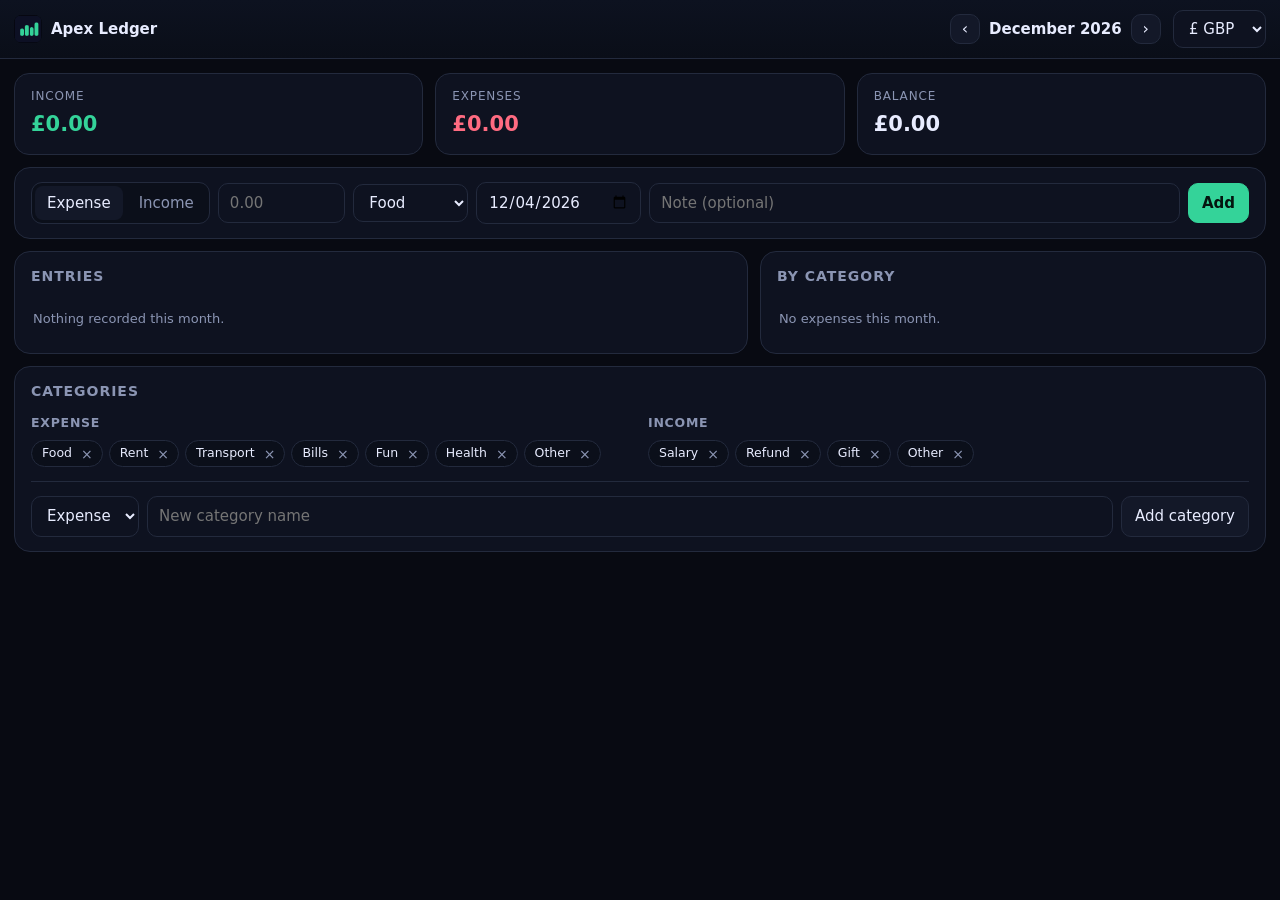
<file: index.html>
<!doctype html>
<html lang="en">
<head>
<meta charset="utf-8">
<meta name="viewport" content="width=device-width,initial-scale=1,viewport-fit=cover">
<title>Apex Ledger</title>
<meta name="description" content="Income, expenses, categories and a monthly balance for ApexOS, stored on this device.">
<meta name="theme-color" content="#080a12">
<link rel="manifest" href="./manifest.json">
<link rel="icon" href="./icons/icon-192.png">
<link rel="apple-touch-icon" href="./icons/icon-192.png">
<link rel="stylesheet" href="./styles.css">
</head>
<body>
<header class="bar">
  <div class="brand">
    <img src="./icons/icon-192.png" alt="" width="28" height="28">
    <span>Apex Ledger</span>
  </div>
  <div class="monthbar">
    <button id="prevMonth" type="button" aria-label="Previous month">&lsaquo;</button>
    <span id="monthLabel"></span>
    <button id="nextMonth" type="button" aria-label="Next month">&rsaquo;</button>
  </div>
  <select id="currency" aria-label="Currency">
    <option value="&pound;">&pound; GBP</option>
    <option value="$">$ USD</option>
    <option value="&euro;">&euro; EUR</option>
    <option value="&yen;">&yen; JPY</option>
    <option value="&#8358;">&#8358; NGN</option>
  </select>
</header>

<main>
  <section class="summary">
    <div class="stat">
      <span class="k">Income</span>
      <strong id="sumIn" class="pos">&mdash;</strong>
    </div>
    <div class="stat">
      <span class="k">Expenses</span>
      <strong id="sumOut" class="neg">&mdash;</strong>
    </div>
    <div class="stat">
      <span class="k">Balance</span>
      <strong id="sumBal">&mdash;</strong>
    </div>
  </section>

  <form id="entryForm" class="card entry" autocomplete="off">
    <div class="typeline" role="group" aria-label="Entry type">
      <button type="button" data-type="out" aria-pressed="true">Expense</button>
      <button type="button" data-type="in" aria-pressed="false">Income</button>
    </div>
    <input id="amount" inputmode="decimal" placeholder="0.00" required aria-label="Amount">
    <select id="cat" aria-label="Category"></select>
    <input id="date" type="date" aria-label="Date">
    <input id="note" type="text" placeholder="Note (optional)" aria-label="Note">
    <button class="primary" type="submit">Add</button>
  </form>

  <div class="cols">
    <section class="card">
      <h2>Entries</h2>
      <ul id="list" class="rows"></ul>
      <p id="empty" class="muted">Nothing recorded this month.</p>
    </section>
    <aside class="card">
      <h2>By category</h2>
      <ul id="breakdown" class="bars"></ul>
      <p id="breakdownEmpty" class="muted">No expenses this month.</p>
    </aside>
  </div>

  <section class="card">
    <h2>Categories</h2>
    <div class="catcols">
      <div>
        <h3>Expense</h3>
        <ul id="catOut" class="chiplist"></ul>
      </div>
      <div>
        <h3>Income</h3>
        <ul id="catIn" class="chiplist"></ul>
      </div>
    </div>
    <form id="catForm" class="catadd" autocomplete="off">
      <select id="newCatType" aria-label="Category type">
        <option value="out">Expense</option>
        <option value="in">Income</option>
      </select>
      <input id="newCat" type="text" placeholder="New category name" required aria-label="New category name">
      <button type="submit">Add category</button>
    </form>
  </section>
</main>

<div class="toast" id="toast" hidden></div>
<script src="./app.js"></script>
</body>
</html>
</file>
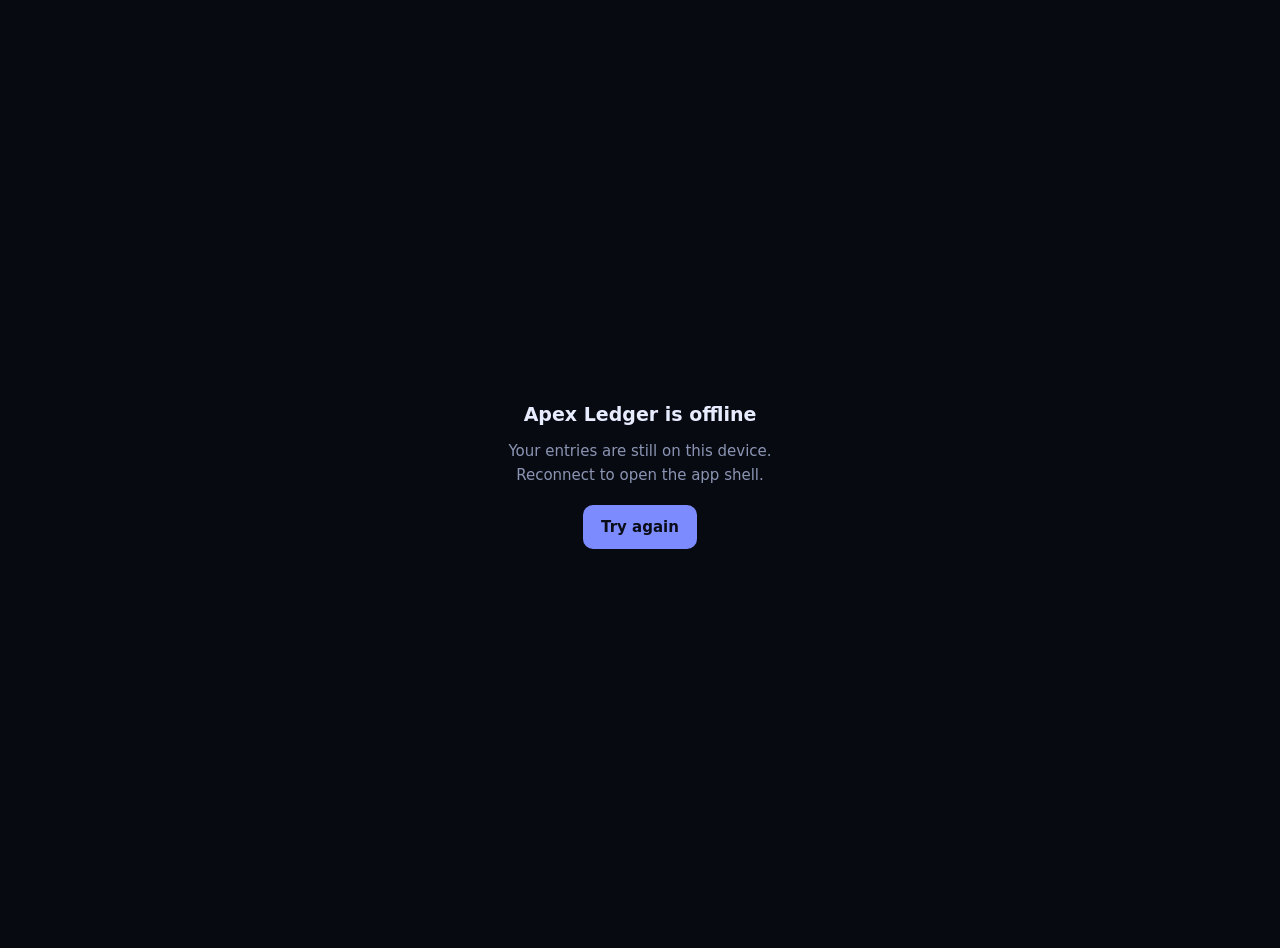
<file: offline.html>
<!doctype html>
<html lang="en">
<head>
<meta charset="utf-8">
<meta name="viewport" content="width=device-width,initial-scale=1">
<title>Apex Ledger &mdash; offline</title>
<style>
  html,body{height:100%}
  body{margin:0;display:grid;place-items:center;background:#080a12;color:#e8ecff;
    font:15px/1.6 ui-sans-serif,system-ui,-apple-system,"Segoe UI",Roboto,sans-serif;text-align:center;padding:24px}
  h1{font-size:19px;margin:0 0 10px}
  p{color:#8b95b3;max-width:34ch;margin:0 0 18px}
  button{font:inherit;background:#7c8cff;color:#0a0d18;border:0;border-radius:10px;padding:10px 18px;font-weight:650;cursor:pointer}
</style>
</head>
<body>
  <div>
    <h1>Apex Ledger is offline</h1>
    <p>Your entries are still on this device. Reconnect to open the app shell.</p>
    <button type="button" onclick="location.replace('./')">Try again</button>
  </div>
</body>
</html>
</file>
<file: styles.css>
:root{
  --bg:#080a12; --panel:#0e1220; --panel-2:#131828; --line:#232a3d;
  --ink:#e8ecff; --muted:#8b95b3; --accent:#34d399; --pos:#34d399; --neg:#ff6b81;
}
*{box-sizing:border-box}
html,body{height:100%}
body{
  margin:0; background:var(--bg); color:var(--ink); height:100dvh; display:flex; flex-direction:column;
  font:15px/1.5 ui-sans-serif,system-ui,-apple-system,"Segoe UI",Roboto,sans-serif;
}
.bar{
  display:flex; align-items:center; gap:12px; padding:10px 14px; flex-wrap:wrap;
  background:linear-gradient(180deg,#0d1220,#0a0e18); border-bottom:1px solid var(--line);
}
.brand{display:flex; align-items:center; gap:9px; font-weight:650}
.brand img{border-radius:8px}
.monthbar{display:flex; align-items:center; gap:4px; margin-left:auto}
.monthbar span{min-width:9.5em; text-align:center; font-variant-numeric:tabular-nums; font-weight:600}
.monthbar button{padding:6px 11px; font-size:16px; line-height:1}
main{flex:1; min-height:0; overflow:auto; padding:14px; display:flex; flex-direction:column; gap:12px}

input,select,button{font:inherit; color:inherit}
input[type=text],input[type=date],input[inputmode],select{
  background:var(--panel); border:1px solid var(--line); border-radius:10px; padding:8px 11px; min-width:0;
}
input:focus,select:focus{outline:2px solid var(--accent); outline-offset:1px}
button{background:var(--panel-2); border:1px solid var(--line); border-radius:10px; padding:8px 13px; cursor:pointer; white-space:nowrap}
button:hover{border-color:#39425e}
button.primary{background:var(--accent); border-color:var(--accent); color:#04150f; font-weight:650}
button.primary:hover{filter:brightness(1.06)}

.summary{display:grid; grid-template-columns:repeat(3,1fr); gap:12px}
.stat{border:1px solid var(--line); background:var(--panel); border-radius:15px; padding:13px 16px}
.stat .k{display:block; font-size:12px; color:var(--muted); text-transform:uppercase; letter-spacing:.07em}
.stat strong{display:block; font-size:21px; margin-top:4px; font-variant-numeric:tabular-nums}
.pos{color:var(--pos)}
.neg{color:var(--neg)}

.card{border:1px solid var(--line); background:var(--panel); border-radius:16px; padding:14px 16px}
.card h2{margin:0 0 12px; font-size:14px; color:var(--muted); text-transform:uppercase; letter-spacing:.07em}
.card h3{margin:0 0 8px; font-size:12.5px; color:var(--muted); text-transform:uppercase; letter-spacing:.06em}

.entry{display:flex; gap:8px; flex-wrap:wrap; align-items:center}
.typeline{display:flex; gap:4px; background:#0b0f1a; border:1px solid var(--line); border-radius:11px; padding:3px}
.typeline button{border:0; background:transparent; color:var(--muted); padding:6px 12px; border-radius:8px}
.typeline button[aria-pressed=true]{background:var(--panel-2); color:var(--ink)}
.entry #amount{width:8.5em; font-variant-numeric:tabular-nums}
.entry #note{flex:1 1 180px}

.cols{display:grid; grid-template-columns:1.45fr 1fr; gap:12px}
@media (max-width:820px){.cols{grid-template-columns:1fr}.summary{grid-template-columns:1fr 1fr}}

.rows{list-style:none; margin:0; padding:0; display:flex; flex-direction:column; gap:6px}
.dayhead{margin:10px 2px 2px; font-size:11.5px; color:var(--muted); letter-spacing:.06em; text-transform:uppercase}
.dayhead:first-child{margin-top:0}
.rows li{
  display:flex; gap:10px; align-items:center; border:1px solid var(--line);
  background:#0b0f1a; border-radius:11px; padding:9px 11px;
}
.rows .who{flex:1; min-width:0; display:flex; flex-direction:column}
.rows .name{overflow:hidden; text-overflow:ellipsis; white-space:nowrap}
.rows .sub{font-size:12px; color:var(--muted)}
.chip{font-size:11.5px; padding:2px 8px; border-radius:999px; border:1px solid var(--line); color:var(--muted); white-space:nowrap}
.amt{font-variant-numeric:tabular-nums; white-space:nowrap; font-weight:600}
.amt.pos{color:var(--pos)}
.amt.neg{color:var(--neg)}
.del{padding:5px 9px; font-size:12.5px; color:var(--neg); border-color:#43202b}
.muted{color:var(--muted); font-size:13px; margin:10px 2px}

.bars{list-style:none; margin:0; padding:0; display:flex; flex-direction:column; gap:9px}
.bars .top{display:flex; justify-content:space-between; gap:8px; font-size:13px; margin-bottom:4px}
.bars .top .n{overflow:hidden; text-overflow:ellipsis; white-space:nowrap}
.bars .top .v{color:var(--muted); font-variant-numeric:tabular-nums; white-space:nowrap}
.track{height:7px; border-radius:999px; background:#0b0f1a; border:1px solid var(--line); overflow:hidden}
.fill{height:100%; background:var(--accent); border-radius:999px}

.catcols{display:grid; grid-template-columns:1fr 1fr; gap:16px}
@media (max-width:620px){.catcols{grid-template-columns:1fr}}
.chiplist{list-style:none; margin:0; padding:0; display:flex; flex-wrap:wrap; gap:6px}
.chiplist li{display:flex; align-items:center; gap:4px; background:#0b0f1a; border:1px solid var(--line); border-radius:999px; padding:3px 4px 3px 10px; font-size:12.5px}
.chiplist button{border:0; background:transparent; color:var(--muted); padding:1px 5px; font-size:14px; line-height:1}
.chiplist button:hover{color:var(--neg)}
.catadd{display:flex; gap:8px; flex-wrap:wrap; margin-top:14px; padding-top:14px; border-top:1px solid var(--line)}
.catadd input[type=text]{flex:1 1 200px}
.toast{position:fixed; left:50%; bottom:18px; transform:translateX(-50%); background:#1b2136; border:1px solid var(--line); border-radius:999px; padding:8px 16px; font-size:13px; box-shadow:0 8px 24px #0008}
[hidden]{display:none!important}
</file>
